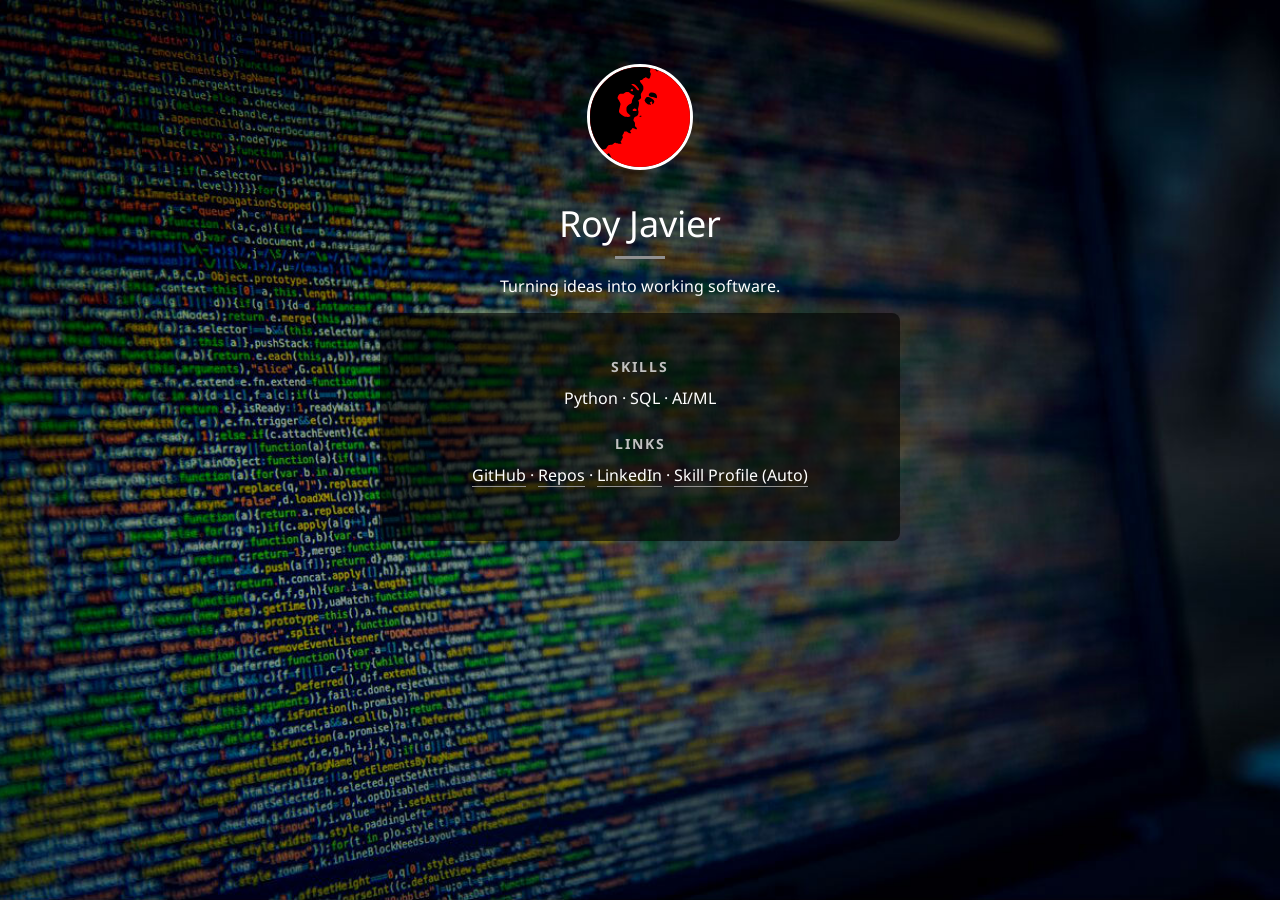
<file: index.html>
<!DOCTYPE html>
<html lang="en">

<head>
    <meta charset="utf-8">
    <meta name="viewport" content="width=device-width, initial-scale=1">
    <link rel="stylesheet" type="text/css" href="style.css">
    <link href="https://fonts.googleapis.com/css?family=Noto+Sans:400,400i,700,700i" rel="stylesheet">
    <script>
        (function () {
            function setDeviceClass() {
                var byWidth = window.matchMedia("(max-width: 768px)").matches;
                var byAgent = /Mobi|Android|iPhone|iPad|iPod/i.test(navigator.userAgent);
                var isMobile = byWidth || byAgent;

                document.body.classList.toggle("is-mobile", isMobile);
                document.body.classList.toggle("is-desktop", !isMobile);
            }

            window.addEventListener("DOMContentLoaded", setDeviceClass);
            window.addEventListener("resize", setDeviceClass);
        })();
    </script>
</head>

<body>
    <div class="about">
        <img src="https://rcjavier.github.io/me.svg" class="me" />
        <h1>Roy Javier</h1>
        <hr class="grey"/>
        <p class="bio">
            Turning ideas into working software.
        </p>
    </div>

    <div class="cv">
        <h3>Skills</h3>
        <p>Python &middot; SQL &middot; AI/ML</p>

        <h3>Links</h3>
        <p>
            <a href="https://github.com/rcjavier">GitHub</a> &middot;
            <a href="https://github.com/rcjavier/curated-repos">Repos</a> &middot;
            <a href="https://www.linkedin.com/in/rcjavier">LinkedIn</a> &middot;
            <a href="rcjavier_skill_profile_auto.html">Skill Profile (Auto)</a>
        </p>
    </div>
</body>
</html>
</file>
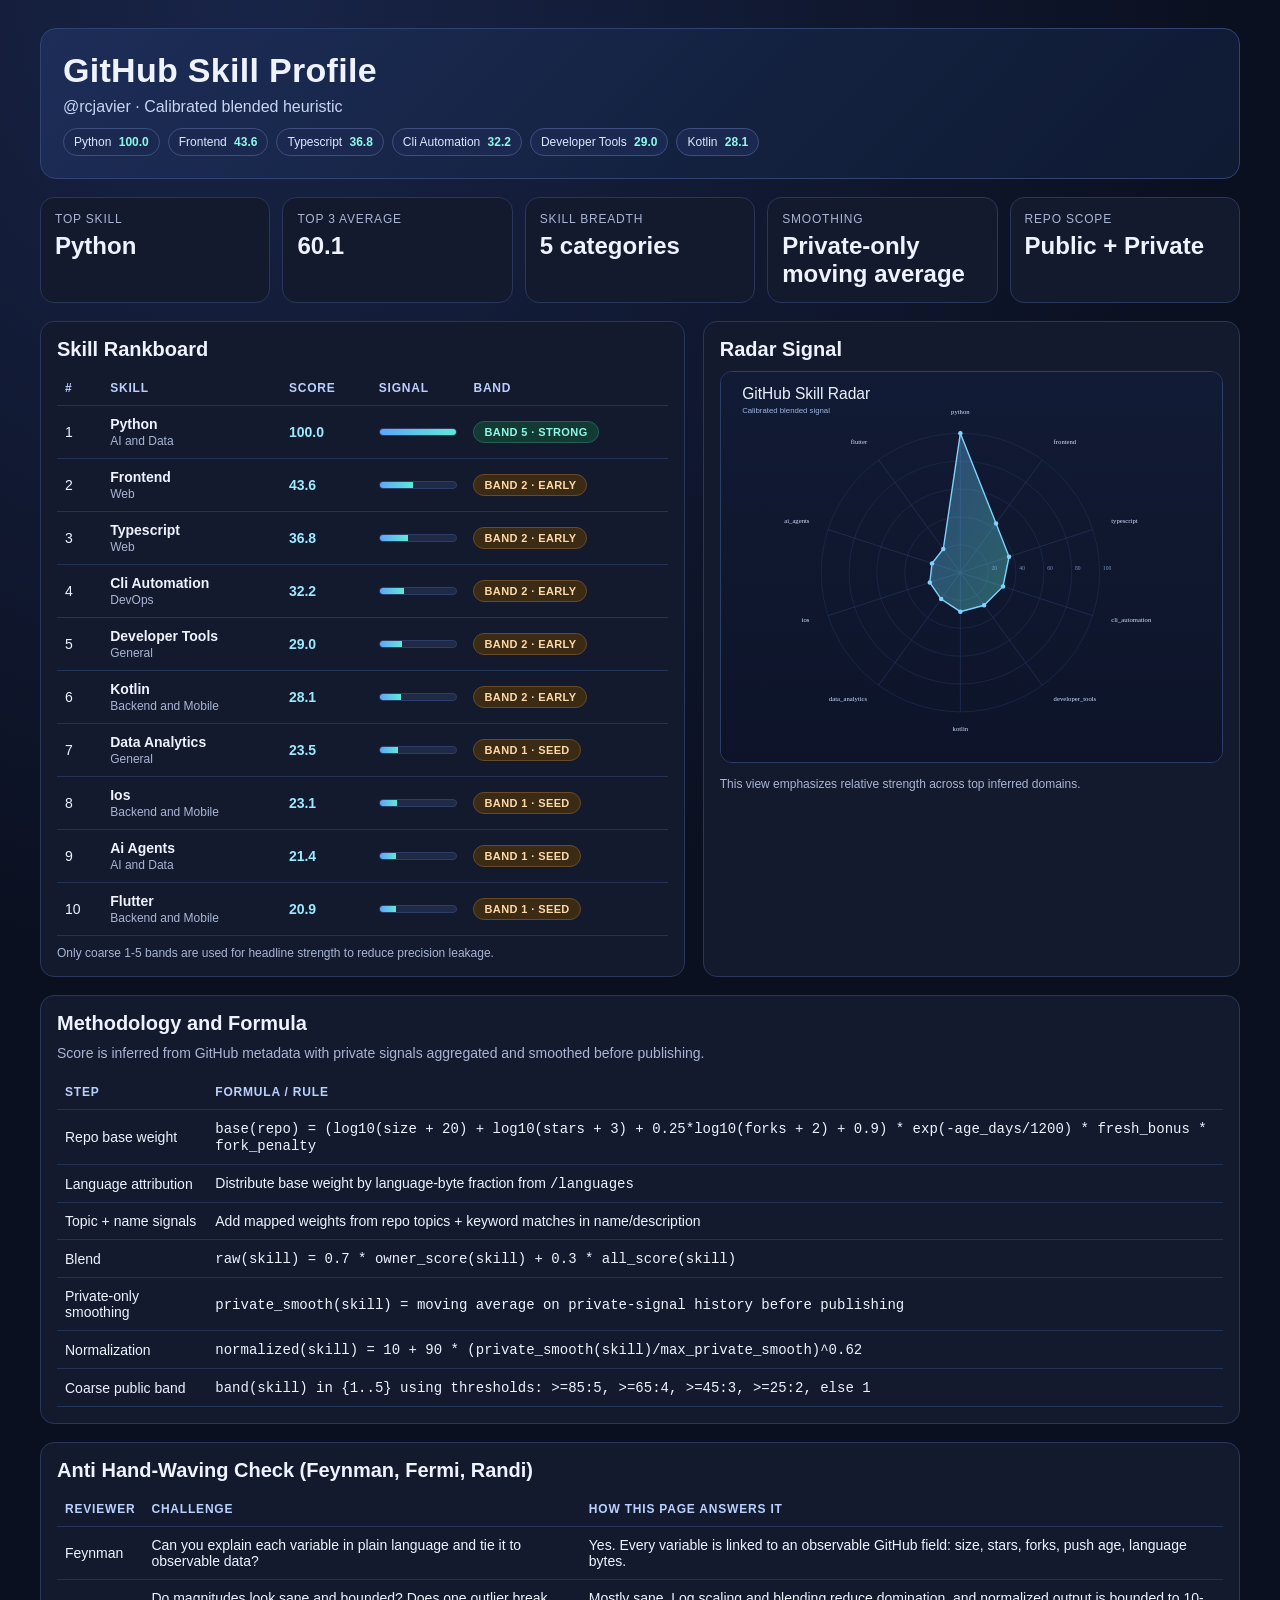
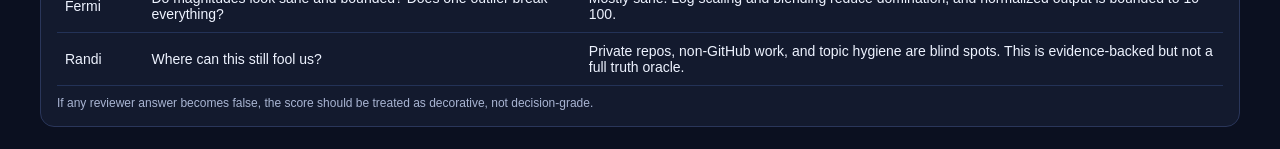
<file: rcjavier_skill_profile_auto.html>
<!doctype html>
<html lang="en">
<head>
  <meta charset="utf-8" />
  <meta name="viewport" content="width=device-width, initial-scale=1" />
  <title>rcjavier skill profile</title>
  <style>
    :root {
      --bg: #0b1020;
      --panel: #131a2e;
      --panel-soft: #18223b;
      --line: #2a365a;
      --text: #eef3ff;
      --muted: #a9b5d3;
      --accent: #5eead4;
      --accent-2: #60a5fa;
    }
    * { box-sizing: border-box; }
    body {
      font-family: Inter, Arial, sans-serif;
      margin: 0;
      color: var(--text);
      background: radial-gradient(circle at 20% 0%, #182447 0%, var(--bg) 48%);
      min-height: 100vh;
      padding: 28px;
    }
    .wrap { max-width: 1200px; margin: 0 auto; }
    .hero {
      background: linear-gradient(135deg, #1e2d58, #13213f 60%, #0f1a33);
      border: 1px solid #304372;
      border-radius: 16px;
      padding: 22px;
      margin-bottom: 18px;
    }
    h1 { margin: 0 0 8px 0; font-size: 34px; letter-spacing: .3px; }
    .sub { color: #c8d5f5; margin-bottom: 12px; }
    .chips { display: flex; flex-wrap: wrap; gap: 8px; }
    .chip {
      border: 1px solid #3d4f7f;
      background: #1b2950;
      color: #dbe7ff;
      padding: 6px 10px;
      border-radius: 999px;
      font-size: 12px;
    }
    .chip strong { color: #8ff7e6; margin-left: 4px; }
    .stats {
      display: grid;
      grid-template-columns: repeat(5, minmax(0, 1fr));
      gap: 12px;
      margin-bottom: 18px;
    }
    .stat {
      background: var(--panel);
      border: 1px solid var(--line);
      border-radius: 14px;
      padding: 14px;
    }
    .stat .k { color: var(--muted); font-size: 12px; text-transform: uppercase; letter-spacing: .8px; }
    .stat .v { font-size: 24px; margin-top: 6px; font-weight: 700; }
    .grid { display: grid; grid-template-columns: 1.2fr 1fr; gap: 18px; }
    .card {
      background: var(--panel);
      border: 1px solid var(--line);
      border-radius: 14px;
      padding: 16px;
    }
    .card h2 { margin: 0 0 10px 0; font-size: 20px; }
    .note { font-size: 12px; color: var(--muted); margin-top: 10px; }
    table { width: 100%; border-collapse: collapse; font-size: 14px; }
    th, td { padding: 10px 8px; border-bottom: 1px solid #233257; text-align: left; }
    th { color: #bad0ff; font-size: 12px; text-transform: uppercase; letter-spacing: .8px; }
    .skill-name { font-weight: 600; }
    .skill-meta { color: var(--muted); font-size: 12px; margin-top: 2px; }
    .score-cell { font-weight: 700; color: #9de9ff; }
    .bar {
      width: 100%;
      height: 8px;
      background: #1f2a47;
      border-radius: 999px;
      overflow: hidden;
      border: 1px solid #2e3d67;
    }
    .bar span {
      display: block;
      height: 100%;
      background: linear-gradient(90deg, var(--accent-2), var(--accent));
    }
    .badge {
      display: inline-block;
      border-radius: 999px;
      padding: 4px 10px;
      font-size: 11px;
      border: 1px solid transparent;
      font-weight: 700;
      letter-spacing: .4px;
      text-transform: uppercase;
    }
    .badge-high { background: #133b34; color: #8ff7e6; border-color: #216155; }
    .badge-mid { background: #183353; color: #8fc7ff; border-color: #2a4f7d; }
    .badge-low { background: #3b2b15; color: #ffd8a8; border-color: #6a4a24; }
    img { width: 100%; border: 1px solid #2c3d68; border-radius: 12px; background: #0f182f; }
    @media (max-width: 980px) {
      .grid { grid-template-columns: 1fr; }
      .stats { grid-template-columns: 1fr; }
    }
  </style>
</head>
<body>
  <div class="wrap">
    <div class="hero">
      <h1>GitHub Skill Profile</h1>
      <div class="sub">@rcjavier · Calibrated blended heuristic</div>
      <div class="chips"><span class="chip">Python <strong>100.0</strong></span>
<span class="chip">Frontend <strong>43.6</strong></span>
<span class="chip">Typescript <strong>36.8</strong></span>
<span class="chip">Cli Automation <strong>32.2</strong></span>
<span class="chip">Developer Tools <strong>29.0</strong></span>
<span class="chip">Kotlin <strong>28.1</strong></span></div>
    </div>

    <div class="stats">
      <div class="stat">
        <div class="k">Top Skill</div>
        <div class="v">Python</div>
      </div>
      <div class="stat">
        <div class="k">Top 3 Average</div>
        <div class="v">60.1</div>
      </div>
      <div class="stat">
        <div class="k">Skill Breadth</div>
        <div class="v">5 categories</div>
      </div>
      <div class="stat">
        <div class="k">Smoothing</div>
        <div class="v">Private-only moving average</div>
      </div>
      <div class="stat">
        <div class="k">Repo Scope</div>
        <div class="v">Public + Private</div>
      </div>
    </div>

    <div class="grid">
      <div class="card">
        <h2>Skill Rankboard</h2>
        <table>
          <thead>
          <tr><th>#</th><th>Skill</th><th>Score</th><th>Signal</th><th>Band</th></tr>
          </thead>
          <tbody>
            <tr><td>1</td><td><div class='skill-name'>Python</div><div class='skill-meta'>AI and Data</div></td><td class='score-cell'>100.0</td><td><div class='bar'><span style='width:100.0%'></span></div></td><td><span class='badge badge-high'>Band 5 · Strong</span></td></tr>
<tr><td>2</td><td><div class='skill-name'>Frontend</div><div class='skill-meta'>Web</div></td><td class='score-cell'>43.6</td><td><div class='bar'><span style='width:43.6%'></span></div></td><td><span class='badge badge-low'>Band 2 · Early</span></td></tr>
<tr><td>3</td><td><div class='skill-name'>Typescript</div><div class='skill-meta'>Web</div></td><td class='score-cell'>36.8</td><td><div class='bar'><span style='width:36.8%'></span></div></td><td><span class='badge badge-low'>Band 2 · Early</span></td></tr>
<tr><td>4</td><td><div class='skill-name'>Cli Automation</div><div class='skill-meta'>DevOps</div></td><td class='score-cell'>32.2</td><td><div class='bar'><span style='width:32.2%'></span></div></td><td><span class='badge badge-low'>Band 2 · Early</span></td></tr>
<tr><td>5</td><td><div class='skill-name'>Developer Tools</div><div class='skill-meta'>General</div></td><td class='score-cell'>29.0</td><td><div class='bar'><span style='width:29.0%'></span></div></td><td><span class='badge badge-low'>Band 2 · Early</span></td></tr>
<tr><td>6</td><td><div class='skill-name'>Kotlin</div><div class='skill-meta'>Backend and Mobile</div></td><td class='score-cell'>28.1</td><td><div class='bar'><span style='width:28.1%'></span></div></td><td><span class='badge badge-low'>Band 2 · Early</span></td></tr>
<tr><td>7</td><td><div class='skill-name'>Data Analytics</div><div class='skill-meta'>General</div></td><td class='score-cell'>23.5</td><td><div class='bar'><span style='width:23.5%'></span></div></td><td><span class='badge badge-low'>Band 1 · Seed</span></td></tr>
<tr><td>8</td><td><div class='skill-name'>Ios</div><div class='skill-meta'>Backend and Mobile</div></td><td class='score-cell'>23.1</td><td><div class='bar'><span style='width:23.1%'></span></div></td><td><span class='badge badge-low'>Band 1 · Seed</span></td></tr>
<tr><td>9</td><td><div class='skill-name'>Ai Agents</div><div class='skill-meta'>AI and Data</div></td><td class='score-cell'>21.4</td><td><div class='bar'><span style='width:21.4%'></span></div></td><td><span class='badge badge-low'>Band 1 · Seed</span></td></tr>
<tr><td>10</td><td><div class='skill-name'>Flutter</div><div class='skill-meta'>Backend and Mobile</div></td><td class='score-cell'>20.9</td><td><div class='bar'><span style='width:20.9%'></span></div></td><td><span class='badge badge-low'>Band 1 · Seed</span></td></tr>
          </tbody>
        </table>
        <div class="note">Only coarse 1-5 bands are used for headline strength to reduce precision leakage.</div>
      </div>
      <div class="card">
        <h2>Radar Signal</h2>
        <img src="rcjavier_skill_radar_auto.svg" alt="skill radar" />
        <div class="note">This view emphasizes relative strength across top inferred domains.</div>
      </div>
    </div>

    <div class="card" style="margin-top:18px;">
      <h2>Methodology and Formula</h2>
      <p class="note" style="font-size:14px;">
        Score is inferred from GitHub metadata with private signals aggregated and smoothed before publishing.
      </p>
      <table>
        <thead>
          <tr><th>Step</th><th>Formula / Rule</th></tr>
        </thead>
        <tbody>
          <tr><td>Repo base weight</td><td><code>base(repo) = (log10(size + 20) + log10(stars + 3) + 0.25*log10(forks + 2) + 0.9) * exp(-age_days/1200) * fresh_bonus * fork_penalty</code></td></tr>
          <tr><td>Language attribution</td><td>Distribute base weight by language-byte fraction from <code>/languages</code></td></tr>
          <tr><td>Topic + name signals</td><td>Add mapped weights from repo topics + keyword matches in name/description</td></tr>
          <tr><td>Blend</td><td><code>raw(skill) = 0.7 * owner_score(skill) + 0.3 * all_score(skill)</code></td></tr>
          <tr><td>Private-only smoothing</td><td><code>private_smooth(skill) = moving average on private-signal history before publishing</code></td></tr>
          <tr><td>Normalization</td><td><code>normalized(skill) = 10 + 90 * (private_smooth(skill)/max_private_smooth)^0.62</code></td></tr>
          <tr><td>Coarse public band</td><td><code>band(skill) in {1..5} using thresholds: >=85:5, >=65:4, >=45:3, >=25:2, else 1</code></td></tr>
        </tbody>
      </table>
    </div>

    <div class="card" style="margin-top:18px;">
      <h2>Anti Hand-Waving Check (Feynman, Fermi, Randi)</h2>
      <table>
        <thead>
          <tr><th>Reviewer</th><th>Challenge</th><th>How this page answers it</th></tr>
        </thead>
        <tbody>
          <tr>
            <td>Feynman</td>
            <td>Can you explain each variable in plain language and tie it to observable data?</td>
            <td>Yes. Every variable is linked to an observable GitHub field: size, stars, forks, push age, language bytes.</td>
          </tr>
          <tr>
            <td>Fermi</td>
            <td>Do magnitudes look sane and bounded? Does one outlier break everything?</td>
            <td>Mostly sane. Log scaling and blending reduce domination, and normalized output is bounded to 10-100.</td>
          </tr>
          <tr>
            <td>Randi</td>
            <td>Where can this still fool us?</td>
            <td>Private repos, non-GitHub work, and topic hygiene are blind spots. This is evidence-backed but not a full truth oracle.</td>
          </tr>
        </tbody>
      </table>
      <div class="note">If any reviewer answer becomes false, the score should be treated as decorative, not decision-grade.</div>
    </div>
  </div>
</body>
</html>
</file>
<file: style.css>
html, body {
    min-height: 100%;
}

body {
    background: url('bg.jpg') no-repeat center center;
    background-size: cover;
    background-color: #0b0f14;
    font-family: 'Noto Sans', sans-serif;
    margin: 0;
    min-height: 100vh;
    padding: 24px 16px 32px;
    box-sizing: border-box;
}

h1 {
    color: white;
    font-size: 36px;
    font-weight: normal;
    margin-bottom: 0;
}

h2 {
    color: white;
    font-size: 18px;
    margin-top: 0;
}

.bio {
    color: white;
    font-size: 16px;
}

.me {
    height: 100px;
    border-radius: 100%;
    border-style: solid;
    border-color: white;
    margin-top: 40px;
}

.about {
    width: min(400px, 92vw);
    margin-left: auto;
    margin-right: auto;
    text-align: center;
}

.grey {
    height: 3px;
    background-color: #919191;
    border: none;
    width: 50px;
}

.cv {
    width: min(520px, 92vw);
    margin: 0 auto;
    padding: 30px 40px;
    box-sizing: border-box;
    text-align: center;
    color: white;
    background: rgba(0, 0, 0, 0.6);
    border-radius: 8px;
}

.cv h3 {
    font-size: 14px;
    text-transform: uppercase;
    letter-spacing: 2px;
    margin-bottom: 10px;
    color: #c0c0c0;
}

.cv p {
    font-size: 16px;
    line-height: 1.5;
    margin-top: 0;
    margin-bottom: 24px;
}

.cv a {
    color: white;
    text-decoration: none;
    border-bottom: 1px solid #919191;
}

.cv a:hover {
    border-bottom-color: white;
}

@media (max-width: 768px) {
    body {
        padding: 16px 12px 20px;
    }

    h1 {
        font-size: 30px;
    }

    .bio {
        font-size: 15px;
        line-height: 1.45;
    }

    .me {
        height: 84px;
        margin-top: 20px;
    }

    .cv {
        padding: 22px 20px;
        border-radius: 10px;
    }

    .cv p {
        font-size: 15px;
        margin-bottom: 18px;
    }
}

@media (min-width: 769px) and (max-width: 1024px) {
    body {
        padding: 20px 20px 28px;
    }

    .about {
        width: min(460px, 86vw);
    }

    .cv {
        width: min(620px, 88vw);
        padding: 26px 30px;
    }

    h1 {
        font-size: 34px;
    }

    .bio {
        font-size: 16px;
        line-height: 1.45;
    }
}

body.is-mobile .cv {
    background: rgba(0, 0, 0, 0.68);
}

body.is-desktop .cv {
    background: rgba(0, 0, 0, 0.6);
}
</file>
